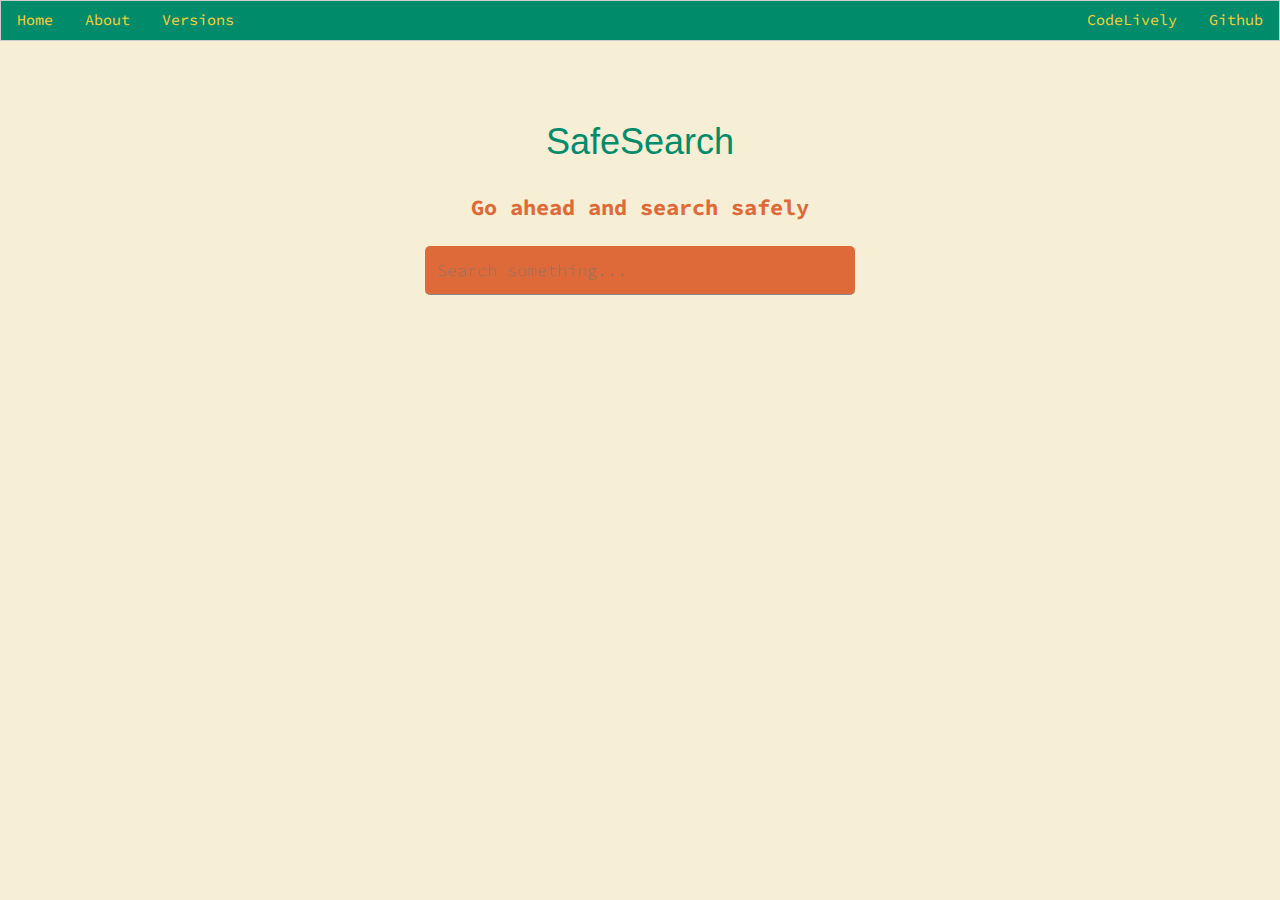
<file: v.1/index.html>
<!DOCTYPE html>
<html lang="en">

<head>
    <meta charset="UTF-8">
    <meta http-equiv="X-UA-Compatible" content="IE=edge">
    <meta name="viewport" content="width=device-width, initial-scale=1.0">
    <title>SafeSearch - Minimalistic Search Engine</title>
    <link rel="stylesheet" href="css/styles.css">
    <link rel="stylesheet" href="https://www.w3schools.com/w3css/4/w3.css"> 
</head>

<body>
    <div class="w3-bar w3-border navbar">
        <a href="index.html" class="w3-bar-item w3-button navlink w3-hover-none w3-hover-text-white">Home</a>
        <a href="about.html" class="w3-bar-item w3-button navlink w3-hover-none w3-hover-text-white">About</a>
        <a href="https://github.com/codelively/safesearch" class="w3-bar-item w3-button navlink w3-hover-none w3-hover-text-white w3-right">Github</a>
        <a href="https://github.com/codelively/" class="w3-bar-item w3-button navlink w3-hover-none w3-hover-text-white w3-right">CodeLively</a>
        <div class="w3-dropdown-hover w3-hover-none w3-hover-text-white">
            <button class="w3-button w3-hover-none w3-hover-text-white">Versions</button>
            <div class="w3-dropdown-content w3-bar-block w3-card-4" id="versions-dropdown">
              <a href="#" class="w3-bar-item w3-button">Version 1.0</a>
              <a href="#" class="w3-bar-item w3-button">BETA</a>
            </div>
          </div>
    </div>
    <div class="body">
        <div class="search__container">
            <h1>SafeSearch</h1>
            <p class="search__title">Go ahead and search safely</p>
            <form action="index.html" method="GET">
                <div class="input-wrapper">
                    <input type="text" class="input-field" id="searchInput" name="query" placeholder="Search something...">
                </div>
            </form>
        </div>

    <div class="credits__container w3-cell-row" id="results">
    </div>
    </div>
    <script src="versions.js"></script>
    <script src="js/script.js"></script>
    <script>
        // Query parameter is inserted in 'searchInput'
        if(getQuery()) {
            document.getElementById("searchInput").value = getQuery();
            // Inserts search results
            getResults(getQuery())
            .then(results => {
                const resultContainer = document.getElementById('results');
                results.forEach(result => {
                const title = result.title;
                const link = result.link;
                const snippet = result.snippet;

                const resultDiv = document.createElement('div');
                const parser = document.createElement('a');
                parser.href = link;

                const subdomain = parser.hostname;
                resultDiv.innerHTML = `
                    <div class='card w3-animate-left'>
                        <p class="cardLink">${subdomain}</p>
                    <h3 class='resHeading'><a href="${link}" class='resLink'>${title}</a></h3>
                    <p class='resDes w3-animate-opacity'>${snippet}</p>
                    </div>
                `;
                resultContainer.appendChild(resultDiv);
                });
            });
        } else {
            // Main Page (no search query)
        }

        if (window.innerWidth >= 1024 && window.innerHeight >= 768) {
            console.log("Window is big enough");
        } else {
            alert("SafeSearch is designed for devices with a large screen!");
        }
        
        // Check Internet Connection
        if (!checkInternetConnection()) {
			document.getElementById("results").innerHTML = "No Internet Connection";
			document.getElementById("searchInput").disabled = true;
			document.getElementById("searchInput").value = "No Internet Connection";
		} 
    </script>
</body>

</html>
</file>
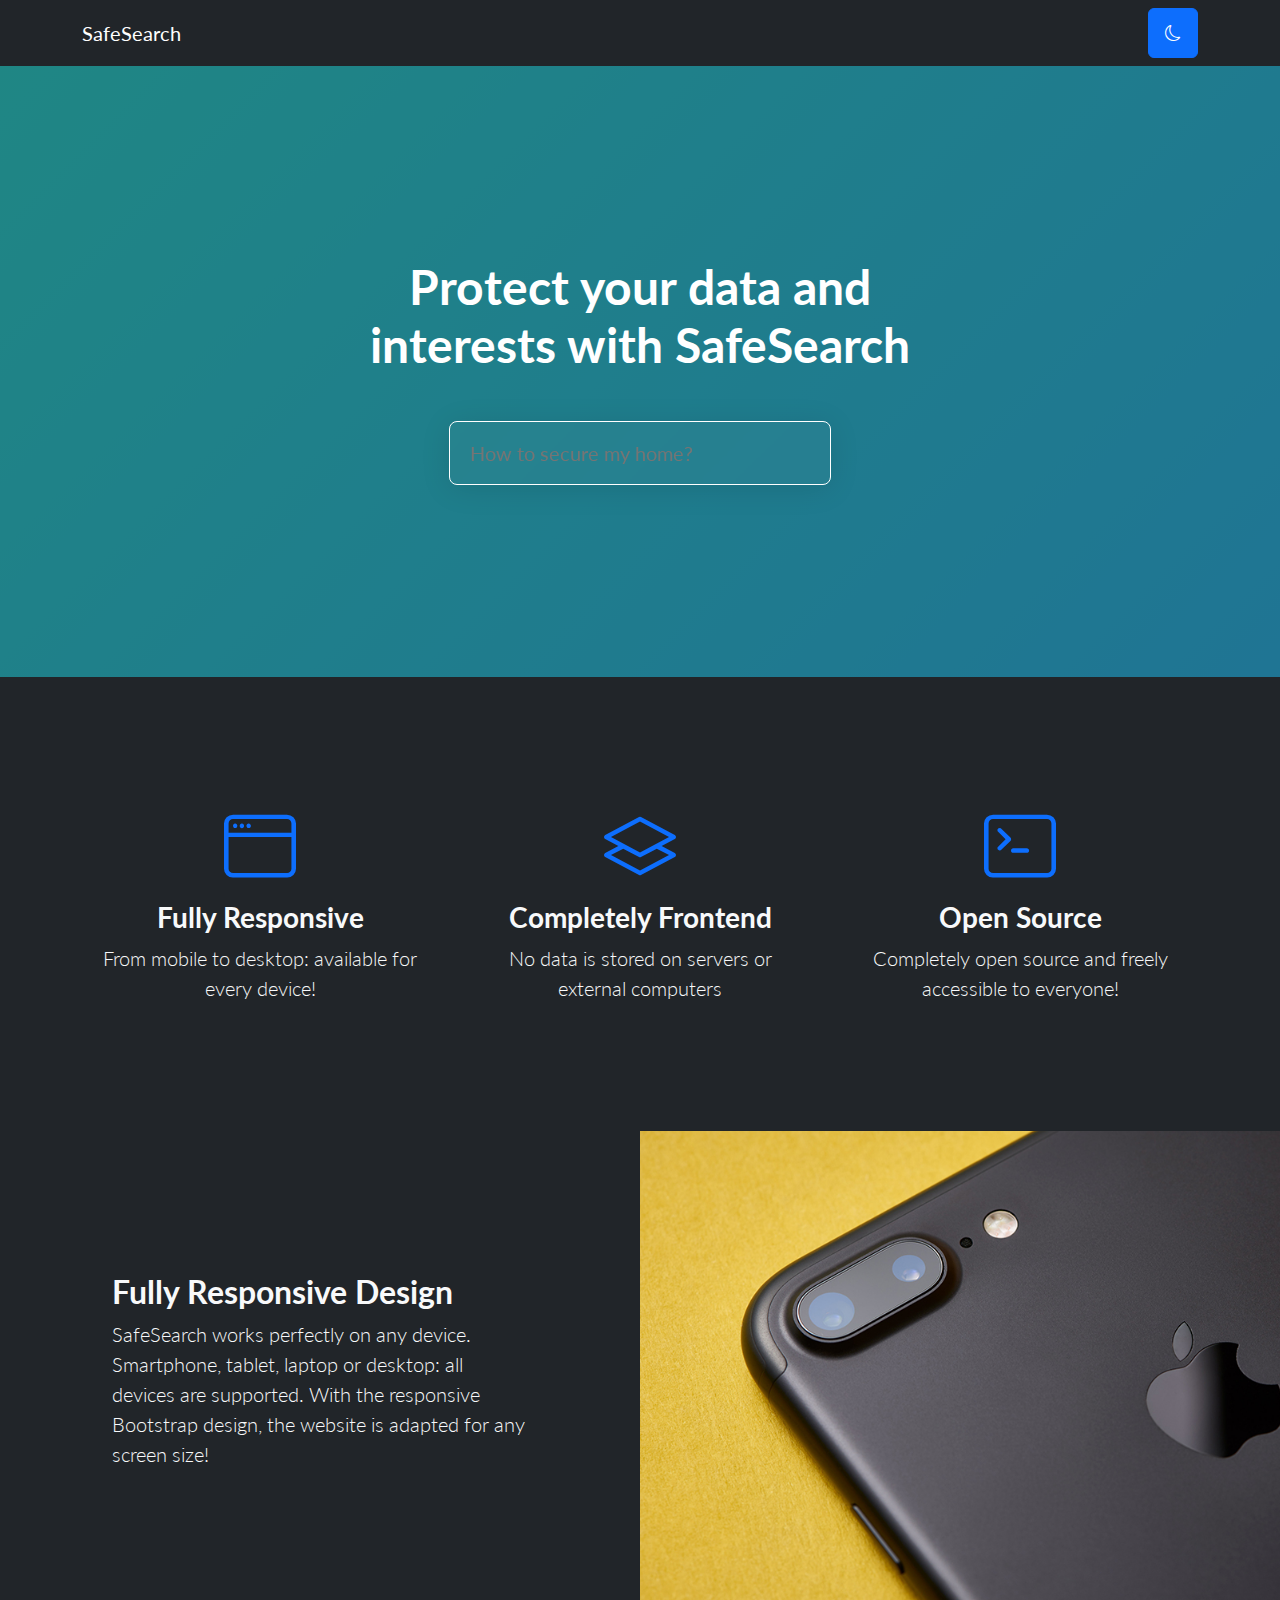
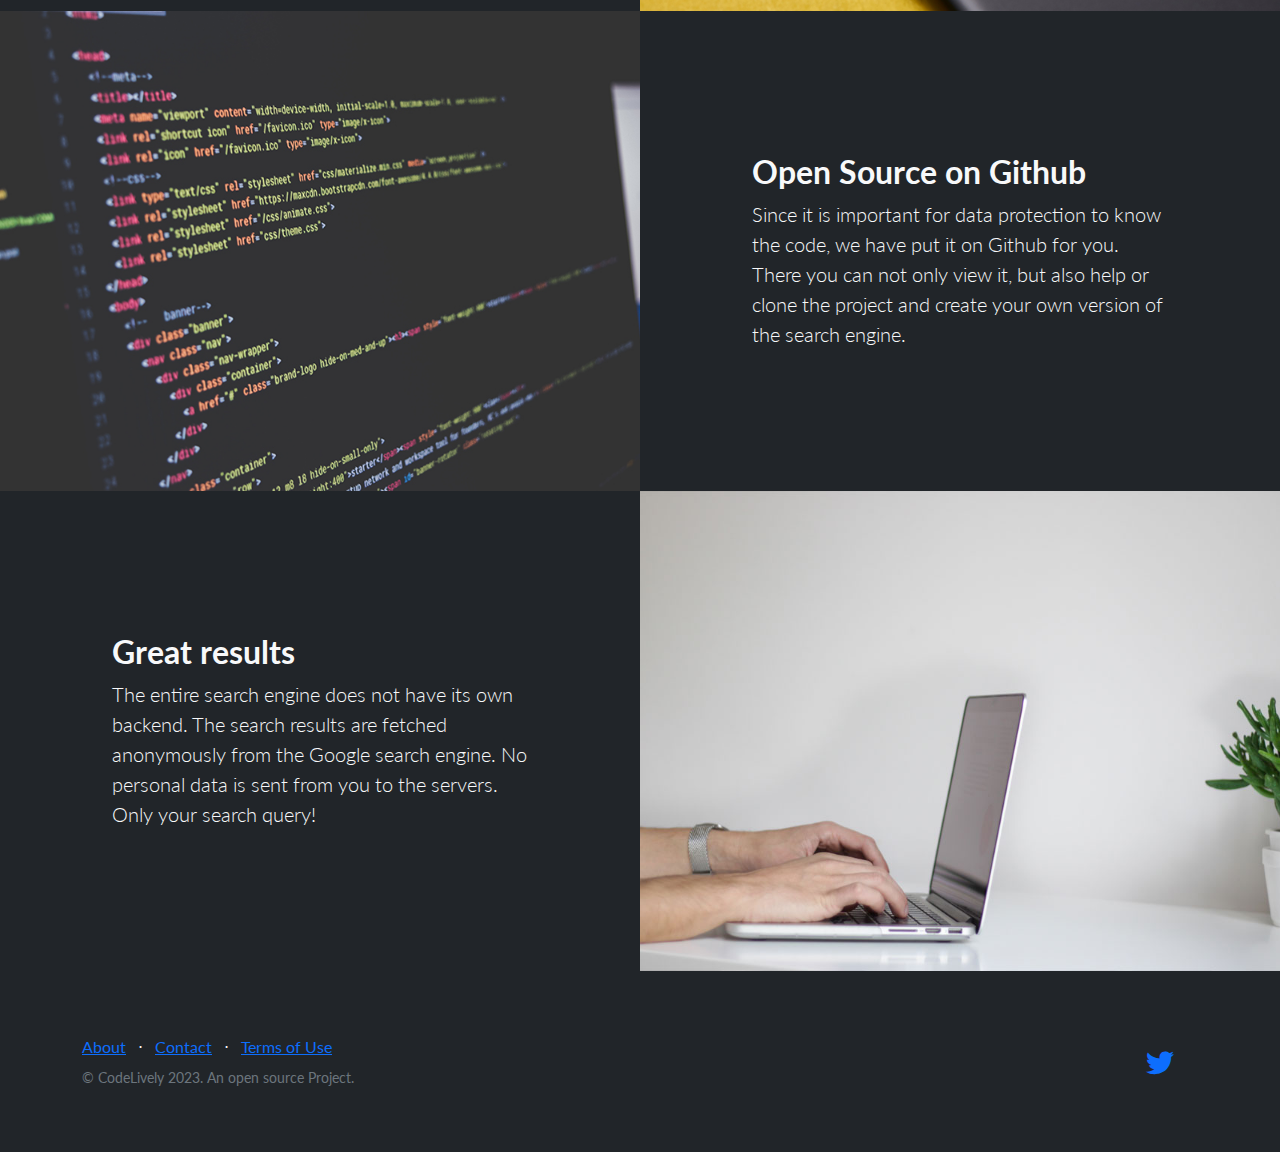
<file: v.2/index.html>
<!DOCTYPE html>
<html lang="en">

<head>
    <meta charset="utf-8" />
    <meta name="viewport" content="width=device-width, initial-scale=1, shrink-to-fit=no" />
    <meta name="description" content="" />
    <meta name="author" content="" />
    <title>SafeSearch - Browse without Tracking</title>
    <!-- Favicon-->
    <link rel="icon" type="image/x-icon" href="assets/favicon.ico" />
    <!-- Bootstrap icons-->
    <link href="https://cdn.jsdelivr.net/npm/bootstrap-icons@1.5.0/font/bootstrap-icons.css" rel="stylesheet"
        type="text/css" />
    <!-- Google fonts-->
    <link href="https://fonts.googleapis.com/css?family=Lato:300,400,700,300italic,400italic,700italic" rel="stylesheet"
        type="text/css" />
    <link rel="stylesheet" href="https://cdn.jsdelivr.net/npm/bootstrap-icons@1.10.5/font/bootstrap-icons.css">
    <!-- Core theme CSS (includes Bootstrap)-->
    <link href="css/styles.css" rel="stylesheet" />
    <style>
        body {
            transition: ease 0.5s;
        }
        input {
            transition: ease 0.5s;
            background: rgba(255, 255, 255, 0.03);
            border-radius: 16px;
            box-shadow: 0 4px 30px rgba(0, 0, 0, 0.1);
            backdrop-filter: blur(4.1px);
            -webkit-backdrop-filter: blur(4.1px);
            border: 1px solid rgba(255, 255, 255, 1);
        }
        input:focus {
            background: rgba(255, 255, 255, 0.03);
            border-radius: 16px;
            box-shadow: 0 4px 30px rgba(0, 0, 0, 0.1);
            backdrop-filter: blur(20px);
            -webkit-backdrop-filter: blur(20px);
            border: 1px solid rgba(255, 255, 255, 1);
        }
        .masthead {
            background: linear-gradient(-45deg, #ee7752, #e73c7e, #23a6d5, #23d5ab);
            background-size: 400% 400%;
            animation: gradient 15s ease infinite;
        }
    </style>
</head>

<body class="bg-dark text-light" data-bs-theme="dark">
    <!-- Navigation-->
    <span class="sticky-top sticknav">
        <nav class="navbar static-top navbar-fixed-top bg-dark text-white" id="navbar">
            <div class="container">
                <a class="navbar-brand text-white" id="pageHeader">SafeSearch</a>
                <form id="navSearch" action="search.html" style="display:block;">
                    <div class="row">
                        <div class="col">
                            <input class="form-control bg-dark" id="navSearchInput" type="text"
                                placeholder="Search anything you want..." name="query" />
                        </div>
                        <div class="col-auto"><button class="btn btn-primary" id="submitButton"
                                type="submit">Search</button></div>
                    </div>
                    <input type="hidden" value="light" name="theme" class="hiddenThemeInput">
                </form>
                <button class="btn btn-primary" onclick="" id=""><i
                        class='bi bi-moon'></i></button>
            </div>
        </nav>
    </span>
    <!-- Masthead-->
    <header class="masthead">
        <div class="container position-relative">
            <div class="row justify-content-center">
                <div class="col-xl-6">
                    <div class="text-center text-white">

                        <h1 class="mb-5">Protect your data and interests with SafeSearch</h1>
                        <form class="form-subscribe " id="contactForm" action="search.html">
                            <div class="row">
                                <div class="col">
                                    <input class="form-control-lg text-white" id="searchInput" type="text"
                                        placeholder="Search anything you want..." name="query" style="width: 70%" />
                                </div>
                            </div>
                            <input type="hidden" value="light" name="theme" class="hiddenThemeInput">
                        </form>
                    </div>
                </div>
            </div>
        </div>
    </header>
    <!-- Icons Grid-->
    <section class="features-icons text-center" id="iconGrid">
        <div class="container">
            <div class="row">
                <div class="col-lg-4">
                    <div class="features-icons-item mx-auto mb-5 mb-lg-0 mb-lg-3">
                        <div class="features-icons-icon d-flex"><i class="bi-window m-auto text-primary"></i></div>
                        <h3>Fully Responsive</h3>
                        <p class="lead mb-0">From mobile to desktop: available for every device!</p>
                    </div>
                </div>
                <div class="col-lg-4">
                    <div class="features-icons-item mx-auto mb-5 mb-lg-0 mb-lg-3">
                        <div class="features-icons-icon d-flex"><i class="bi-layers m-auto text-primary"></i></div>
                        <h3>Completely Frontend</h3>
                        <p class="lead mb-0">No data is stored on servers or external computers</p>
                    </div>
                </div>
                <div class="col-lg-4">
                    <div class="features-icons-item mx-auto mb-0 mb-lg-3">
                        <div class="features-icons-icon d-flex"><i class="bi-terminal m-auto text-primary"></i></div>
                        <h3>Open Source</h3>
                        <p class="lead mb-0">Completely open source and freely accessible to everyone!</p>
                    </div>
                </div>
            </div>
        </div>
    </section>
    <!-- Image Showcases-->
    <section class="showcase">
        <div class="container-fluid p-0">
            <div class="row g-0">
                <div class="col-lg-6 order-lg-2 text-white showcase-img"
                    style="background-image: url('assets/img/bg-showcase-1.jpg')"></div>
                <div class="col-lg-6 order-lg-1 my-auto showcase-text">
                    <h2>Fully Responsive Design</h2>
                    <p class="lead mb-0">SafeSearch works perfectly on any device. Smartphone, tablet, laptop or
                        desktop: all devices are supported. With the responsive Bootstrap design, the website is adapted
                        for any screen size!</p>
                </div>
            </div>
            <div class="row g-0">
                <div class="col-lg-6 text-white showcase-img"
                    style="background-image: url('assets/img/bg-showcase-2.jpg')"></div>
                <div class="col-lg-6 my-auto showcase-text">
                    <h2>Open Source on Github</h2>
                    <p class="lead mb-0">Since it is important for data protection to know the code, we have put it on
                        Github for you. There you can not only view it, but also help or clone the project and create
                        your own version of the search engine.</p>
                </div>
            </div>
            <div class="row g-0">
                <div class="col-lg-6 order-lg-2 text-white showcase-img"
                    style="background-image: url('assets/img/bg-showcase-3.jpg')"></div>
                <div class="col-lg-6 order-lg-1 my-auto showcase-text">
                    <h2>Great results</h2>
                    <p class="lead mb-0">The entire search engine does not have its own backend. The search results are
                        fetched anonymously from the Google search engine. No personal data is sent from you to the
                        servers. Only your search query!</p>
                </div>
            </div>
        </div>
    </section>
    <!-- Footer-->
    <footer class="footer">
        <div class="container">
            <div class="row">
                <div class="col-lg-6 h-100 text-center text-lg-start my-auto">
                    <ul class="list-inline mb-2">
                        <li class="list-inline-item"><a href="about.html">About</a></li>
                        <li class="list-inline-item">⋅</li>
                        <li class="list-inline-item"><a href="mailto:codelivelyproject@gmail.com">Contact</a></li>
                        <li class="list-inline-item">⋅</li>
                        <li class="list-inline-item"><a href="#!">Terms of Use</a></li>
                    </ul>
                    <p class="text-muted small mb-4 mb-lg-0">&copy; CodeLively 2023. An open source Project.</p>
                </div>
                <div class="col-lg-6 h-100 text-center text-lg-end my-auto">
                    <ul class="list-inline mb-0">
                        <li class="list-inline-item me-4">
                            <a href="https://twitter.com/clively_project"><i class="bi-twitter fs-3"></i></a>
                        </li>
                    </ul>
                </div>
            </div>
        </div>
    </footer>
    <!-- Bootstrap core JS-->
    <script>
    // Scroll Funktion für Input in Navbar
window.onscroll = function() {scrollFunction()};
function scrollFunction() {
var target = document.getElementById("iconGrid");
var hidden = document.getElementById("navSearch");
var scrollTop = document.documentElement.scrollTop || document.body.scrollTop;
var screenWidth = window.innerWidth || document.documentElement.clientWidth || document.body.clientWidth;
if (scrollTop > target.offsetTop) {
    if (screenWidth > 768) {
        hidden.style.display = "block";
    }
} else {
    hidden.style.display = "none";
}
}
    </script>
    <script src="js/scripts.js"></script>
    <script src="https://cdn.jsdelivr.net/npm/bootstrap@5.2.3/dist/js/bootstrap.bundle.min.js"></script>
    <script src="https://code.jquery.com/jquery-3.3.1.slim.min.js"
        integrity="sha384-q8i/X+965DzO0rT7abK41JStQIAqVgRVzpbzo5smXKp4YfRvH+8abtTE1Pi6jizo"
        crossorigin="anonymous"></script>
    <!-- Core theme JS-->
    <script>
        const queryParam = urlParams.get('query');
        document.getElementById("navSearch").style.display = "none";
    </script>
    <script>

    </script>


</body>

</html>
</file>
<file: v.1/css/styles.css>
@import url('https://fonts.googleapis.com/css2?family=Source+Code+Pro:wght@700&display=swap');

body {
    background-color: #f6eed5;
    height: 100%;
    width: 100%;
    margin: 0 !important;
    padding: 0 !important;
}
.body {
  width: 430px;
  margin: 0 auto;
  background-color: #f6eed5;
  font-family: 'Source Code Pro', monospace;
  text-align: center;
}

h1 {
  color:#008b6b;
  font-family: 'Source Code Pro', monospace;
}

.search__container {
  padding-top: 64px;
  text-align: center;
}

.search__title {
  font-size: 22px;
  font-weight: 900;
  text-align: center;
  color: #dd6a38;
  font-weight: bolder;
}

.input-wrapper {
    position: relative;
    display: inline-block;
    width: 100%
  }
  
  .input-field {
    width: 100%;
    padding: 12px;
    border: none;
    border-bottom: 1px solid #888;
    border-radius: 5px;
    font-size: 16px;
    transition: ease 0.3s;
    background: #dd6a38;
    color: #c3f7f0;
    font-weight: lighter;
  }
  .input-field:focus {
    outline: none;
    border-bottom-color: #2196F3;
    color: white;
  }
  
  .input-field:focus + .input-label,
  .input-field:not(:placeholder-shown) + .input-label {
    transform: translateY(-100%) scale(0.75);
    font-size: 12px;
    color: #2196F3;
  }
  

.credits__container {
  margin-top: 24px;
}
.card {
    width: 100%;
    background:#008b6b;
    height:fit-content;
    border-radius: 5px;
    padding: 3px;
    margin: 10px;
    box-shadow:none;
    transition: ease 0.3s;
    max-width: 100%;
    color: white;
}
.card:hover {
  box-shadow: 5px 5px black;
}
.resLink {
    color: #eab93b;
    text-decoration: none;

}
.resLink:hover {
    color:#fbd239;
    transition: ease 0.1s;
}
.center {
  margin: auto;
  width: 60%;
  border: 3px solid #73AD21;
  padding: 10px;
}
.navbar {
  background:#008b6b;
  color:#fbd239;
  font-family: 'Source Code Pro', monospace;
  }
.navlink:hover {
  color:#eab93b;
}
.cardLink {
  font-size: smaller;
  font-style:italic;
}
</file>
